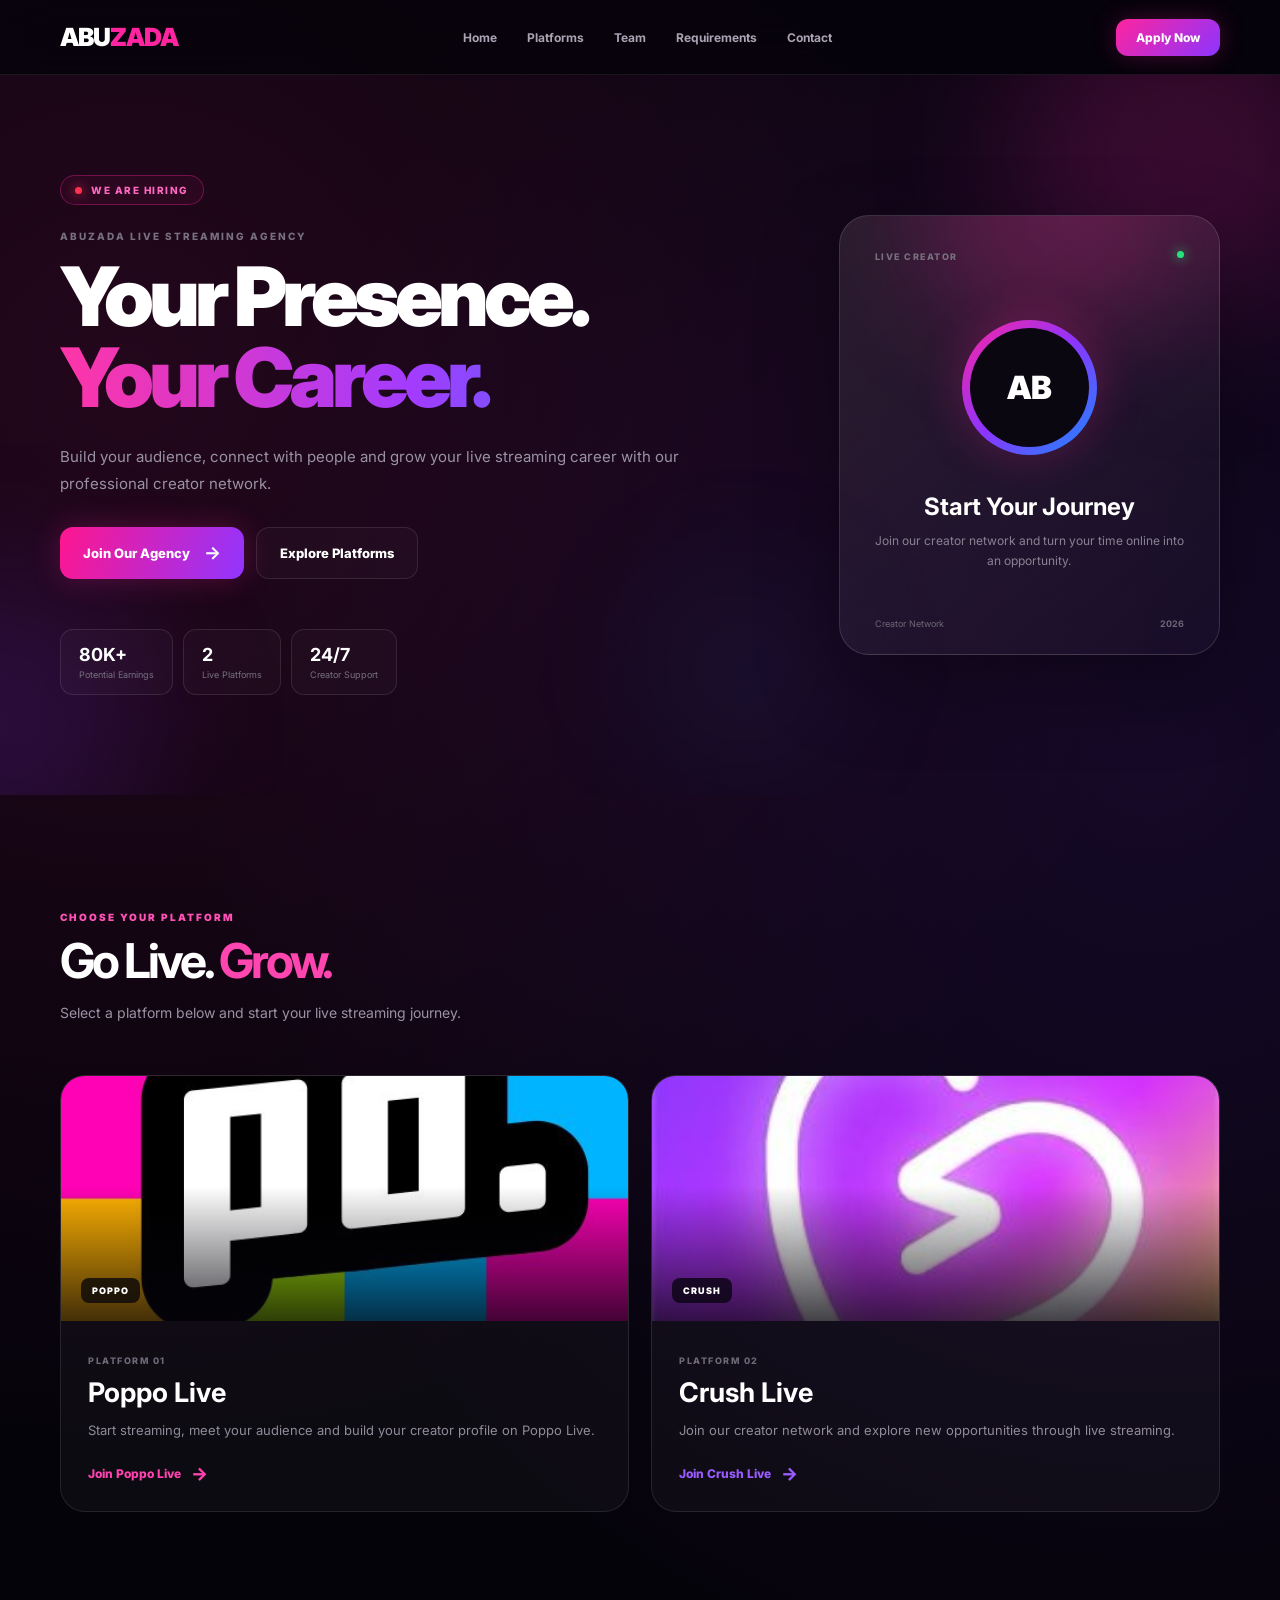
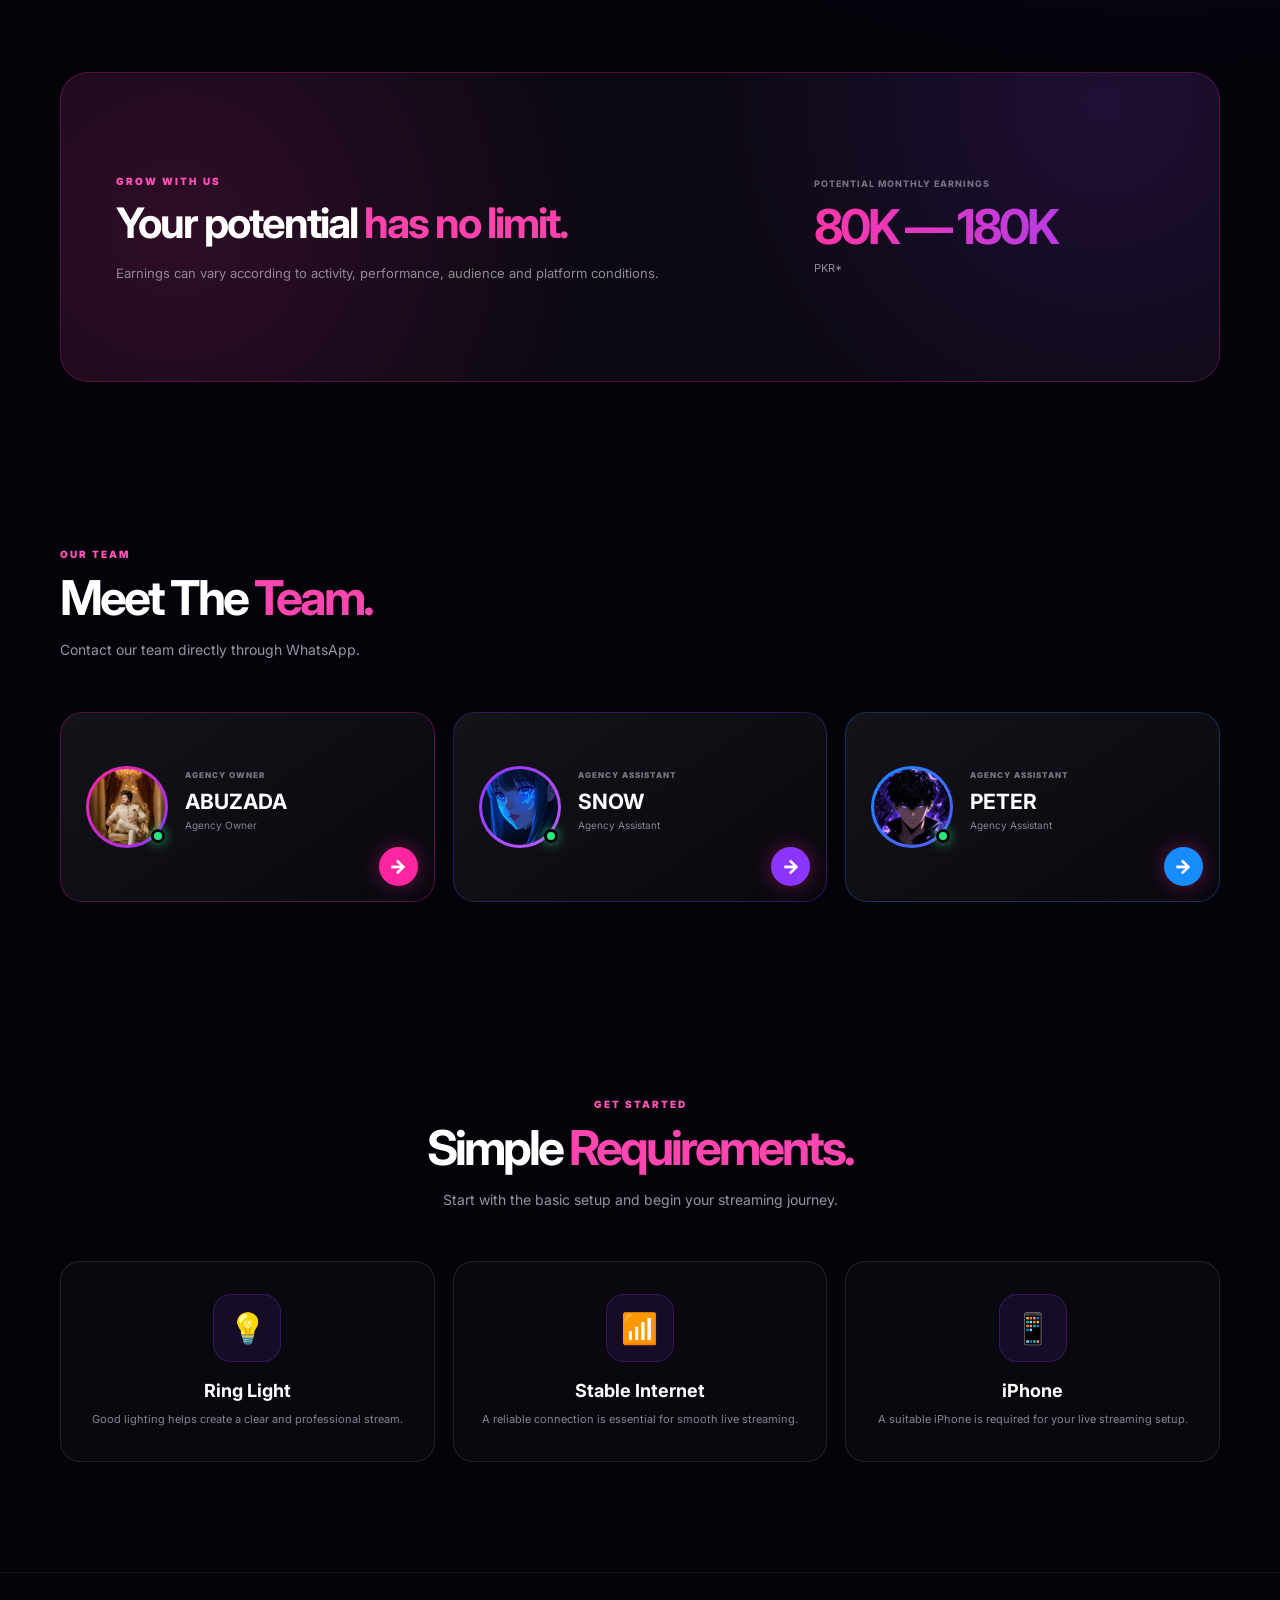
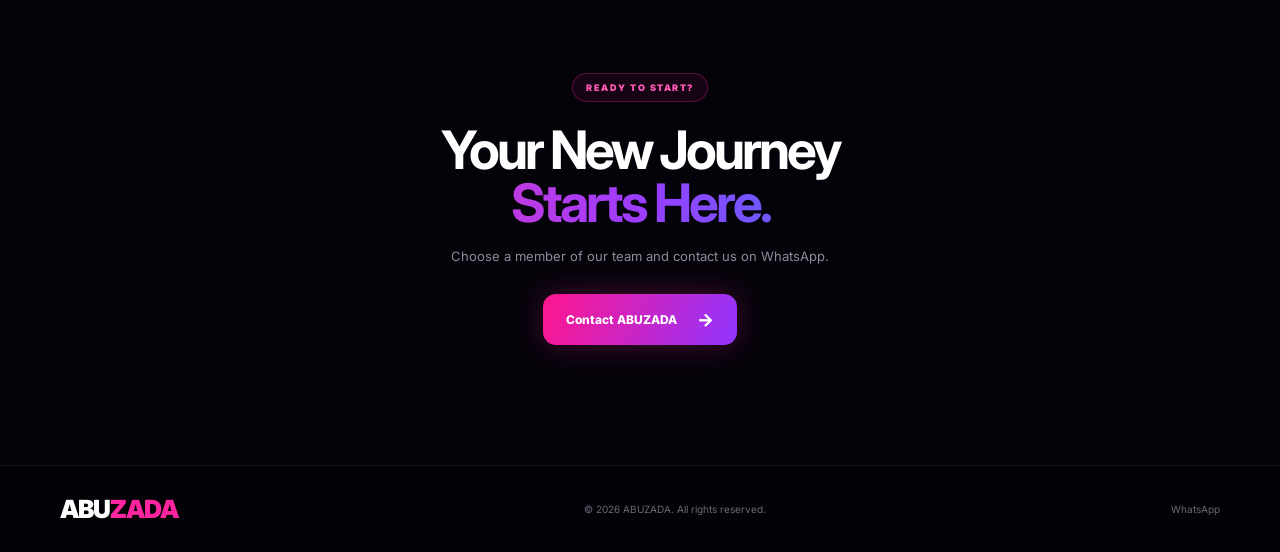
<file: index.html>
<!DOCTYPE html>
<html lang="en">
<head>
  <meta charset="UTF-8">
  <meta name="viewport" content="width=device-width, initial-scale=1.0">

  <title>ABUZADA | Live Streaming Agency</title>

  <meta
    name="description"
    content="ABUZADA Live Streaming Agency. Join Poppo Live and Crush Live and start your streaming journey."
  >

  <link rel="preconnect" href="https://fonts.googleapis.com">
  <link rel="preconnect" href="https://fonts.gstatic.com" crossorigin>

  <link
    href="https://fonts.googleapis.com/css2?family=Inter:wght@400;500;600;700;800;900&display=swap"
    rel="stylesheet"
  >

  <link rel="stylesheet" href="style.css">
</head>

<body>

  <!-- ================= NAVBAR ================= -->

  <header class="navbar">

    <div class="container nav-inner">

      <a href="#home" class="logo">
        ABU<span>ZADA</span>
      </a>

      <nav id="navMenu">

        <a href="#home">Home</a>
        <a href="#platforms">Platforms</a>
        <a href="#team">Team</a>
        <a href="#requirements">Requirements</a>
        <a href="#contact">Contact</a>

      </nav>

      <a
        href="https://wa.me/923430381018"
        target="_blank"
        class="nav-apply"
      >
        Apply Now
      </a>

      <button
        class="menu-btn"
        id="menuBtn"
        type="button"
      >
        ☰
      </button>

    </div>

  </header>


  <!-- ================= HERO ================= -->

  <main>

    <section id="home" class="hero">

      <div class="orb orb-one"></div>
      <div class="orb orb-two"></div>
      <div class="orb orb-three"></div>

      <div class="container hero-grid">

        <div class="hero-content">

          <div class="live-badge">
            <span></span>
            WE ARE HIRING
          </div>

          <p class="small-title">
            ABUZADA LIVE STREAMING AGENCY
          </p>

          <h1>
            Your Presence.
            <span>Your Career.</span>
          </h1>

          <p class="hero-text">
            Build your audience, connect with people and grow your
            live streaming career with our professional creator network.
          </p>

          <div class="hero-buttons">

            <a
              href="https://wa.me/923430381018?text=Hello%20ABUZADA%2C%20I%20want%20to%20join%20your%20agency."
              target="_blank"
              class="btn btn-main"
            >
              Join Our Agency
              <b>→</b>
            </a>

            <a
              href="#platforms"
              class="btn btn-outline"
            >
              Explore Platforms
            </a>

          </div>

          <div class="mini-stats">

            <div>
              <strong>80K+</strong>
              <span>Potential Earnings</span>
            </div>

            <div>
              <strong>2</strong>
              <span>Live Platforms</span>
            </div>

            <div>
              <strong>24/7</strong>
              <span>Creator Support</span>
            </div>

          </div>

        </div>


        <div class="hero-card">

          <div class="hero-card-glow"></div>

          <div class="hero-card-top">
            <span>LIVE CREATOR</span>
            <i></i>
          </div>

          <div class="hero-avatar">
            <div class="avatar-ring">
              <span>AB</span>
            </div>
          </div>

          <h3>
            Start Your Journey
          </h3>

          <p>
            Join our creator network and turn your time online
            into an opportunity.
          </p>

          <div class="hero-card-bottom">
            <span>Creator Network</span>
            <strong>2026</strong>
          </div>

        </div>

      </div>

    </section>


    <!-- ================= PLATFORMS ================= -->

    <section id="platforms" class="section">

      <div class="container">

        <div class="section-head">

          <span>CHOOSE YOUR PLATFORM</span>

          <h2>
            Go Live.
            <strong>Grow.</strong>
          </h2>

          <p>
            Select a platform below and start your live streaming journey.
          </p>

        </div>


        <div class="platforms-grid">


          <!-- POPPO -->

          <div class="platform-box poppo-box">

            <div class="platform-image-wrap">

              <img
                src="poppo.jpg"
                alt="Poppo Live"
                class="platform-image"
              >

              <span class="platform-tag">
                POPPO
              </span>

            </div>

            <div class="platform-content">

              <span class="platform-label">
                PLATFORM 01
              </span>

              <h3>
                Poppo Live
              </h3>

              <p>
                Start streaming, meet your audience and build
                your creator profile on Poppo Live.
              </p>

              <a
                href="https://static.vshowapi.com/inviteNew/share/?c=poppo&link_id=10158346&user_id=67385762&temp_type=1&sys_temp_id=0"
                target="_blank"
                class="platform-link"
              >
                Join Poppo Live
                <span>→</span>
              </a>

            </div>

          </div>


          <!-- CRUSH -->

          <div class="platform-box crush-box">

            <div class="platform-image-wrap">

              <img
                src="crush.jpg"
                alt="Crush Live"
                class="platform-image"
              >

              <span class="platform-tag">
                CRUSH
              </span>

            </div>

            <div class="platform-content">

              <span class="platform-label">
                PLATFORM 02
              </span>

              <h3>
                Crush Live
              </h3>

              <p>
                Join our creator network and explore new opportunities
                through live streaming.
              </p>

              <a
                href="https://invite.nova2025linksys.com/invite?inviteCode=36879658&languages=en&inviterType=1&imageType=3"
                target="_blank"
                class="platform-link"
              >
                Join Crush Live
                <span>→</span>
              </a>

            </div>

          </div>

        </div>

      </div>

    </section>


    <!-- ================= EARNINGS ================= -->

    <section class="earning-section">

      <div class="container earning-card">

        <div class="earning-left">

          <span>
            GROW WITH US
          </span>

          <h2>
            Your potential
            <strong>has no limit.</strong>
          </h2>

          <p>
            Earnings can vary according to activity, performance,
            audience and platform conditions.
          </p>

        </div>


        <div class="earning-right">

          <small>
            POTENTIAL MONTHLY EARNINGS
          </small>

          <strong>
            80K — 180K
          </strong>

          <span>
            PKR*
          </span>

        </div>

      </div>

    </section>


    <!-- ================= TEAM ================= -->

    <section id="team" class="section team-section">

      <div class="container">

        <div class="section-head">

          <span>OUR TEAM</span>

          <h2>
            Meet The
            <strong>Team.</strong>
          </h2>

          <p>
            Contact our team directly through WhatsApp.
          </p>

        </div>


        <div class="team-grid">


          <!-- ABUZADA -->

          <a
            href="https://wa.me/923430381018"
            target="_blank"
            class="team-card owner-card"
          >

            <div class="profile-photo">

              <img
                src="abuzada.jpg"
                alt="ABUZADA"
              >

              <span class="online-dot"></span>

            </div>

            <div class="team-info">

              <span>AGENCY OWNER</span>

              <h3>
                ABUZADA
              </h3>

              <p>
                Agency Owner
              </p>

            </div>

            <div class="team-arrow">
              →
            </div>

          </a>


          <!-- SNOW -->

          <a
            href="https://wa.me/923156690737"
            target="_blank"
            class="team-card snow-card"
          >

            <div class="profile-photo">

              <img
                src="snow.jpg"
                alt="SNOW"
              >

              <span class="online-dot"></span>

            </div>

            <div class="team-info">

              <span>AGENCY ASSISTANT</span>

              <h3>
                SNOW
              </h3>

              <p>
                Agency Assistant
              </p>

            </div>

            <div class="team-arrow">
              →
            </div>

          </a>


          <!-- PETER -->

          <a
            href="https://wa.me/923171096089"
            target="_blank"
            class="team-card peter-card"
          >

            <div class="profile-photo">

              <img
                src="peter.jpg"
                alt="PETER"
              >

              <span class="online-dot"></span>

            </div>

            <div class="team-info">

              <span>AGENCY ASSISTANT</span>

              <h3>
                PETER
              </h3>

              <p>
                Agency Assistant
              </p>

            </div>

            <div class="team-arrow">
              →
            </div>

          </a>


        </div>

      </div>

    </section>


    <!-- ================= REQUIREMENTS ================= -->

    <section id="requirements" class="section requirements-section">

      <div class="container">

        <div class="section-head center">

          <span>GET STARTED</span>

          <h2>
            Simple
            <strong>Requirements.</strong>
          </h2>

          <p>
            Start with the basic setup and begin your streaming journey.
          </p>

        </div>


        <div class="requirements-grid">

          <div class="requirement-card">

            <div class="requirement-icon">
              💡
            </div>

            <h3>
              Ring Light
            </h3>

            <p>
              Good lighting helps create a clear and professional stream.
            </p>

          </div>


          <div class="requirement-card">

            <div class="requirement-icon">
              📶
            </div>

            <h3>
              Stable Internet
            </h3>

            <p>
              A reliable connection is essential for smooth live streaming.
            </p>

          </div>


          <div class="requirement-card">

            <div class="requirement-icon">
              📱
            </div>

            <h3>
              iPhone
            </h3>

            <p>
              A suitable iPhone is required for your live streaming setup.
            </p>

          </div>

        </div>

      </div>

    </section>


    <!-- ================= CONTACT ================= -->

    <section id="contact" class="contact-section">

      <div class="container contact-inner">

        <div class="contact-badge">
          READY TO START?
        </div>

        <h2>
          Your New Journey
          <span>Starts Here.</span>
        </h2>

        <p>
          Choose a member of our team and contact us on WhatsApp.
        </p>

        <a
          href="https://wa.me/923430381018"
          target="_blank"
          class="contact-main-btn"
        >
          Contact ABUZADA
          <span>→</span>
        </a>

      </div>

    </section>

  </main>


  <!-- ================= FOOTER ================= -->

  <footer>

    <div class="container footer-inner">

      <div class="logo">
        ABU<span>ZADA</span>
      </div>

      <p>
        © 2026 ABUZADA. All rights reserved.
      </p>

      <a
        href="https://wa.me/923430381018"
        target="_blank"
      >
        WhatsApp
      </a>

    </div>

  </footer>


  <script src="script.js"></script>

</body>
</html>
</file>
<file: style.css>
* {
  margin: 0;
  padding: 0;
  box-sizing: border-box;
}

:root {
  --bg: #05030a;
  --bg2: #090611;
  --card: rgba(255,255,255,0.045);
  --border: rgba(255,255,255,0.10);

  --white: #ffffff;
  --muted: #9992a5;

  --pink: #ff249f;
  --purple: #8b35ff;
  --blue: #168cff;
}

html {
  scroll-behavior: smooth;
}

body {
  font-family: "Inter", sans-serif;
  color: var(--white);

  background:
    radial-gradient(
      circle at 10% 10%,
      rgba(255,36,159,0.12),
      transparent 30%
    ),
    radial-gradient(
      circle at 90% 20%,
      rgba(139,53,255,0.12),
      transparent 30%
    ),
    var(--bg);

  overflow-x: hidden;
}

a {
  color: inherit;
  text-decoration: none;
}

.container {
  width: min(1160px, 92%);
  margin: auto;
}


/* NAVBAR */

.navbar {
  position: sticky;
  top: 0;
  z-index: 1000;

  background: rgba(5,3,10,0.82);

  backdrop-filter: blur(20px);

  border-bottom: 1px solid rgba(255,255,255,0.08);
}

.nav-inner {
  height: 74px;

  display: flex;
  align-items: center;
  justify-content: space-between;
}

.logo {
  font-size: 25px;
  font-weight: 900;
  letter-spacing: -1px;
}

.logo span {
  color: var(--pink);
}

nav {
  display: flex;
  gap: 30px;
}

nav a {
  color: #aaa3b3;
  font-size: 12px;
  font-weight: 700;

  transition: 0.25s;
}

nav a:hover {
  color: white;
}

.nav-apply {
  padding: 11px 20px;

  border-radius: 12px;

  background: linear-gradient(
    135deg,
    var(--pink),
    var(--purple)
  );

  font-size: 12px;
  font-weight: 800;

  box-shadow:
    0 0 25px rgba(255,36,159,0.25);
}

.menu-btn {
  display: none;

  border: 1px solid var(--border);

  background: var(--card);

  color: white;

  width: 42px;
  height: 42px;

  border-radius: 10px;

  font-size: 20px;
}


/* HERO */

.hero {
  position: relative;

  min-height: 720px;

  display: flex;
  align-items: center;

  overflow: hidden;
}

.orb {
  position: absolute;

  border-radius: 50%;

  filter: blur(70px);

  pointer-events: none;
}

.orb-one {
  width: 350px;
  height: 350px;

  top: -100px;
  right: -80px;

  background: rgba(255,36,159,0.18);
}

.orb-two {
  width: 300px;
  height: 300px;

  left: -150px;
  bottom: -80px;

  background: rgba(139,53,255,0.16);
}

.orb-three {
  width: 180px;
  height: 180px;

  right: 35%;
  bottom: 5%;

  background: rgba(22,140,255,0.08);
}

.hero-grid {
  position: relative;
  z-index: 2;

  display: grid;

  grid-template-columns: 1.3fr 0.7fr;

  align-items: center;

  gap: 70px;
}

.live-badge {
  display: inline-flex;

  align-items: center;

  gap: 9px;

  padding: 8px 14px;

  border: 1px solid rgba(255,36,159,0.35);

  background: rgba(255,36,159,0.06);

  border-radius: 100px;

  color: #ff68c1;

  font-size: 10px;

  font-weight: 800;

  letter-spacing: 1.5px;
}

.live-badge span {
  width: 7px;
  height: 7px;

  border-radius: 50%;

  background: #ff3150;

  box-shadow:
    0 0 12px #ff3150;
}

.small-title {
  margin-top: 25px;

  color: #777080;

  font-size: 10px;

  letter-spacing: 2px;

  font-weight: 800;
}

.hero h1 {
  margin-top: 15px;

  max-width: 750px;

  font-size: clamp(48px, 7vw, 82px);

  line-height: 0.98;

  letter-spacing: -5px;

  font-weight: 900;
}

.hero h1 span {
  display: block;

  background:
    linear-gradient(
      90deg,
      #ff35a7,
      #a23cff,
      #168cff
    );

  -webkit-background-clip: text;
  background-clip: text;

  color: transparent;
}

.hero-text {
  max-width: 620px;

  margin-top: 25px;

  color: var(--muted);

  font-size: 15px;

  line-height: 1.8;
}

.hero-buttons {
  display: flex;

  gap: 12px;

  flex-wrap: wrap;

  margin-top: 30px;
}

.btn {
  min-height: 52px;

  padding: 0 23px;

  display: inline-flex;

  align-items: center;
  justify-content: center;

  gap: 14px;

  border-radius: 13px;

  font-size: 13px;

  font-weight: 800;

  transition: 0.3s;
}

.btn-main {
  background:
    linear-gradient(
      110deg,
      #ff168e,
      #9135ff
    );

  box-shadow:
    0 0 30px rgba(255,36,159,0.25);
}

.btn-main:hover {
  transform: translateY(-3px);

  box-shadow:
    0 0 40px rgba(255,36,159,0.45);
}

.btn-main b {
  font-size: 18px;
}

.btn-outline {
  border: 1px solid var(--border);

  background: rgba(255,255,255,0.025);
}

.btn-outline:hover {
  border-color: var(--pink);
}

.mini-stats {
  display: flex;

  gap: 10px;

  margin-top: 50px;

  flex-wrap: wrap;
}

.mini-stats div {
  padding: 14px 18px;

  border: 1px solid var(--border);

  background: rgba(255,255,255,0.025);

  border-radius: 13px;
}

.mini-stats strong {
  display: block;

  font-size: 18px;
}

.mini-stats span {
  display: block;

  margin-top: 4px;

  color: #77717f;

  font-size: 9px;
}


/* HERO CARD */

.hero-card {
  position: relative;

  min-height: 440px;

  padding: 35px;

  border-radius: 30px;

  text-align: center;

  background:
    linear-gradient(
      145deg,
      rgba(255,255,255,0.09),
      rgba(255,255,255,0.025)
    );

  border: 1px solid rgba(255,255,255,0.13);

  box-shadow:
    0 30px 80px rgba(0,0,0,0.35);

  overflow: hidden;
}

.hero-card-glow {
  position: absolute;

  width: 250px;
  height: 250px;

  top: -120px;
  left: 50%;

  transform: translateX(-50%);

  border-radius: 50%;

  background: rgba(255,36,159,0.18);

  filter: blur(50px);
}

.hero-card-top {
  position: relative;

  display: flex;

  justify-content: space-between;

  color: #77717f;

  font-size: 9px;

  font-weight: 800;

  letter-spacing: 1.5px;
}

.hero-card-top i {
  width: 7px;
  height: 7px;

  border-radius: 50%;

  background: #26e47c;

  box-shadow:
    0 0 12px #26e47c;
}

.hero-avatar {
  position: relative;

  margin: 45px auto 25px;

  width: 160px;
  height: 160px;

  display: flex;

  align-items: center;
  justify-content: center;
}

.avatar-ring {
  width: 135px;
  height: 135px;

  border-radius: 50%;

  display: flex;

  align-items: center;
  justify-content: center;

  background:
    linear-gradient(
      135deg,
      #ff249f,
      #8b35ff,
      #168cff
    );

  box-shadow:
    0 0 45px rgba(255,36,159,0.25);
}

.avatar-ring span {
  width: 119px;
  height: 119px;

  display: flex;

  align-items: center;
  justify-content: center;

  border-radius: 50%;

  background: #0a0710;

  font-size: 32px;
  font-weight: 900;
}

.hero-card h3 {
  position: relative;

  font-size: 24px;
}

.hero-card > p {
  position: relative;

  margin-top: 10px;

  color: #898291;

  font-size: 12px;

  line-height: 1.7;
}

.hero-card-bottom {
  position: absolute;

  left: 35px;
  right: 35px;
  bottom: 25px;

  display: flex;

  justify-content: space-between;

  color: #6d6676;

  font-size: 9px;
}


/* SECTION */

.section {
  padding: 110px 0;
}

.section-head {
  max-width: 650px;

  margin-bottom: 50px;
}

.section-head > span {
  color: #ff52b7;

  font-size: 10px;

  font-weight: 900;

  letter-spacing: 2px;
}

.section-head h2 {
  margin-top: 12px;

  font-size: 48px;

  line-height: 1;

  letter-spacing: -3px;
}

.section-head h2 strong {
  color: #ff45b0;
}

.section-head p {
  margin-top: 16px;

  color: var(--muted);

  font-size: 14px;

  line-height: 1.7;
}


/* PLATFORMS */

.platforms-grid {
  display: grid;

  grid-template-columns: repeat(2, 1fr);

  gap: 22px;
}

.platform-box {
  position: relative;

  overflow: hidden;

  border-radius: 25px;

  border: 1px solid var(--border);

  background:
    rgba(255,255,255,0.035);

  transition: 0.35s;
}

.platform-box:hover {
  transform: translateY(-8px);

  border-color: rgba(255,255,255,0.20);
}

.platform-image-wrap {
  position: relative;

  height: 245px;

  overflow: hidden;

  background: #0b0810;
}

.platform-image {
  width: 100%;
  height: 100%;

  object-fit: cover;

  display: block;

  transition: 0.5s;
}

.platform-box:hover .platform-image {
  transform: scale(1.06);
}

.platform-image-wrap::after {
  content: "";

  position: absolute;

  inset: 0;

  background:
    linear-gradient(
      to top,
      rgba(5,3,10,0.75),
      transparent 55%
    );
}

.platform-tag {
  position: absolute;

  z-index: 2;

  left: 20px;
  bottom: 18px;

  padding: 7px 11px;

  border-radius: 8px;

  background: rgba(5,3,10,0.75);

  backdrop-filter: blur(10px);

  font-size: 9px;

  font-weight: 900;

  letter-spacing: 1px;
}

.platform-content {
  padding: 27px;
}

.platform-label {
  color: #6e6877;

  font-size: 9px;

  font-weight: 800;

  letter-spacing: 1.5px;
}

.platform-content h3 {
  margin-top: 8px;

  font-size: 27px;
}

.platform-content p {
  margin-top: 10px;

  color: #908a99;

  font-size: 13px;

  line-height: 1.7;
}

.platform-link {
  display: inline-flex;

  align-items: center;

  gap: 10px;

  margin-top: 22px;

  font-size: 12px;

  font-weight: 800;
}

.poppo-box .platform-link {
  color: #ff43ae;
}

.crush-box .platform-link {
  color: #9a5cff;
}

.platform-link span {
  font-size: 18px;

  transition: 0.25s;
}

.platform-link:hover span {
  transform: translateX(5px);
}


/* EARNINGS */

.earning-section {
  padding: 50px 0;
}

.earning-card {
  min-height: 310px;

  padding: 55px;

  display: flex;

  align-items: center;

  justify-content: space-between;

  gap: 50px;

  border-radius: 28px;

  border: 1px solid rgba(255,36,159,0.25);

  background:
    radial-gradient(
      circle at 10% 50%,
      rgba(255,36,159,0.14),
      transparent 38%
    ),
    radial-gradient(
      circle at 90% 10%,
      rgba(139,53,255,0.14),
      transparent 35%
    ),
    #0d0914;
}

.earning-left > span {
  color: #ff52b7;

  font-size: 10px;

  font-weight: 900;

  letter-spacing: 2px;
}

.earning-left h2 {
  max-width: 550px;

  margin-top: 12px;

  font-size: 42px;

  line-height: 1.05;

  letter-spacing: -2px;
}

.earning-left h2 strong {
  color: #ff42ac;
}

.earning-left p {
  max-width: 570px;

  margin-top: 17px;

  color: #8f8998;

  font-size: 13px;

  line-height: 1.7;
}

.earning-right {
  min-width: 350px;
}

.earning-right small {
  display: block;

  color: #77717f;

  font-size: 9px;

  font-weight: 800;

  letter-spacing: 1px;
}

.earning-right strong {
  display: block;

  margin-top: 8px;

  font-size: 48px;

  letter-spacing: -3px;

  background:
    linear-gradient(
      90deg,
      #ff36a7,
      #9a3cff
    );

  -webkit-background-clip: text;
  background-clip: text;

  color: transparent;
}

.earning-right span {
  color: #918a9c;

  font-size: 11px;
}


/* TEAM */

.team-section {
  padding-top: 110px;
}

.team-grid {
  display: grid;

  grid-template-columns: repeat(3, 1fr);

  gap: 18px;
}

.team-card {
  position: relative;

  min-height: 190px;

  padding: 25px;

  display: flex;

  align-items: center;

  gap: 17px;

  border-radius: 22px;

  background:
    linear-gradient(
      145deg,
      rgba(255,255,255,0.065),
      rgba(255,255,255,0.025)
    );

  border: 1px solid var(--border);

  overflow: hidden;

  transition: 0.35s;
}

.team-card:hover {
  transform: translateY(-7px);
}

.owner-card {
  border-color: rgba(255,36,159,0.28);
}

.snow-card {
  border-color: rgba(139,53,255,0.28);
}

.peter-card {
  border-color: rgba(22,140,255,0.28);
}

.profile-photo {
  position: relative;

  width: 82px;
  height: 82px;

  min-width: 82px;

  padding: 3px;

  border-radius: 50%;

  background:
    linear-gradient(
      135deg,
      #ff249f,
      #8b35ff
    );
}

.snow-card .profile-photo {
  background:
    linear-gradient(
      135deg,
      #8b35ff,
      #c05cff
    );
}

.peter-card .profile-photo {
  background:
    linear-gradient(
      135deg,
      #168cff,
      #5b55ff
    );
}

.profile-photo img {
  width: 100%;
  height: 100%;

  object-fit: cover;

  border-radius: 50%;

  display: block;

  background: #100b17;
}

.online-dot {
  position: absolute;

  right: 3px;
  bottom: 5px;

  width: 14px;
  height: 14px;

  border-radius: 50%;

  background: #29e77b;

  border: 3px solid #0b0710;

  box-shadow:
    0 0 12px rgba(41,231,123,0.8);
}

.team-info {
  padding-bottom: 20px;
}

.team-info > span {
  color: #77717f;

  font-size: 8px;

  font-weight: 900;

  letter-spacing: 1px;
}

.team-info h3 {
  margin-top: 7px;

  font-size: 21px;
}

.team-info p {
  margin-top: 5px;

  color: #888291;

  font-size: 10px;
}

.team-arrow {
  position: absolute;

  right: 16px;
  bottom: 15px;

  width: 39px;
  height: 39px;

  display: flex;

  align-items: center;
  justify-content: center;

  border-radius: 50%;

  font-size: 19px;

  font-weight: 900;

  background: var(--pink);

  box-shadow:
    0 0 20px rgba(255,36,159,0.35);
}

.snow-card .team-arrow {
  background: var(--purple);
}

.peter-card .team-arrow {
  background: var(--blue);
}


/* REQUIREMENTS */

.requirements-section {
  padding-top: 80px;
}

.center {
  text-align: center;

  margin-left: auto;
  margin-right: auto;
}

.requirements-grid {
  display: grid;

  grid-template-columns: repeat(3, 1fr);

  gap: 18px;
}

.requirement-card {
  padding: 32px 25px;

  text-align: center;

  border-radius: 20px;

  border: 1px solid var(--border);

  background:
    rgba(255,255,255,0.025);

  transition: 0.3s;
}

.requirement-card:hover {
  transform: translateY(-5px);

  border-color: rgba(139,53,255,0.35);
}

.requirement-icon {
  width: 68px;
  height: 68px;

  margin: auto;

  display: flex;

  align-items: center;
  justify-content: center;

  border-radius: 18px;

  background:
    rgba(139,53,255,0.10);

  border: 1px solid rgba(139,53,255,0.25);

  font-size: 30px;
}

.requirement-card h3 {
  margin-top: 18px;

  font-size: 18px;
}

.requirement-card p {
  margin-top: 9px;

  color: #888291;

  font-size: 11px;

  line-height: 1.7;
}


/* CONTACT */

.contact-section {
  padding: 100px 0 120px;

  border-top: 1px solid rgba(255,255,255,0.06);
}

.contact-inner {
  text-align: center;

  max-width: 750px;
}

.contact-badge {
  display: inline-block;

  padding: 8px 13px;

  border-radius: 100px;

  background: rgba(255,36,159,0.07);

  border: 1px solid rgba(255,36,159,0.3);

  color: #ff5ab8;

  font-size: 9px;

  font-weight: 900;

  letter-spacing: 1.5px;
}

.contact-inner h2 {
  margin-top: 22px;

  font-size: 53px;

  line-height: 1;

  letter-spacing: -3px;
}

.contact-inner h2 span {
  display: block;

  background:
    linear-gradient(
      90deg,
      #ff35a7,
      #9c3dff,
      #168cff
    );

  -webkit-background-clip: text;
  background-clip: text;

  color: transparent;
}

.contact-inner p {
  margin-top: 18px;

  color: #908a99;

  font-size: 13px;
}

.contact-main-btn {
  display: inline-flex;

  align-items: center;

  gap: 20px;

  margin-top: 30px;

  padding: 15px 23px;

  border-radius: 13px;

  background:
    linear-gradient(
      110deg,
      #ff168e,
      #9135ff
    );

  font-size: 12px;

  font-weight: 800;

  box-shadow:
    0 0 30px rgba(255,36,159,0.25);

  transition: 0.3s;
}

.contact-main-btn:hover {
  transform: translateY(-3px);

  box-shadow:
    0 0 40px rgba(255,36,159,0.45);
}

.contact-main-btn span {
  font-size: 18px;
}


/* FOOTER */

footer {
  padding: 28px 0;

  border-top: 1px solid rgba(255,255,255,0.07);

  background: #030207;
}

.footer-inner {
  display: flex;

  align-items: center;

  justify-content: space-between;

  gap: 20px;
}

.footer-inner p,
.footer-inner a {
  color: #6e6877;

  font-size: 10px;
}

.footer-inner a:hover {
  color: white;
}


/* TABLET */

@media (max-width: 900px) {

  nav {
    display: none;

    position: absolute;

    top: 74px;
    left: 0;

    width: 100%;

    padding: 22px;

    flex-direction: column;

    gap: 20px;

    background: #07050d;

    border-bottom: 1px solid var(--border);
  }

  nav.active {
    display: flex;
  }

  .nav-apply {
    display: none;
  }

  .menu-btn {
    display: block;
  }

  .hero-grid {
    grid-template-columns: 1fr;
  }

  .hero-card {
    max-width: 500px;

    width: 100%;

    margin: auto;
  }

  .platforms-grid {
    grid-template-columns: 1fr;
  }

  .team-grid {
    grid-template-columns: 1fr;

    max-width: 650px;

    margin: auto;
  }

  .requirements-grid {
    grid-template-columns: 1fr;
  }

  .earning-card {
    flex-direction: column;

    align-items: flex-start;
  }

  .earning-right {
    min-width: 0;
  }
}


/* MOBILE */

@media (max-width: 600px) {

  .container {
    width: 90%;
  }

  .hero {
    min-height: auto;
  }

  .hero-grid {
    padding: 75px 0;
  }

  .hero h1 {
    font-size: 45px;

    letter-spacing: -3px;
  }

  .hero-buttons {
    flex-direction: column;
  }

  .btn {
    width: 100%;
  }

  .mini-stats {
    display: grid;

    grid-template-columns: 1fr;
  }

  .mini-stats div {
    width: 100%;
  }

  .section {
    padding: 75px 0;
  }

  .section-head h2 {
    font-size: 38px;
  }

  .platform-image-wrap {
    height: 210px;
  }

  .earning-card {
    padding: 32px 24px;
  }

  .earning-left h2 {
    font-size: 34px;
  }

  .earning-right strong {
    font-size: 38px;
  }

  .team-card {
    min-height: 160px;

    padding: 20px;
  }

  .profile-photo {
    width: 70px;
    height: 70px;

    min-width: 70px;
  }

  .team-info h3 {
    font-size: 18px;
  }

  .contact-inner h2 {
    font-size: 40px;
  }

  .footer-inner {
    flex-direction: column;

    text-align: center;
  }
}
</file>
